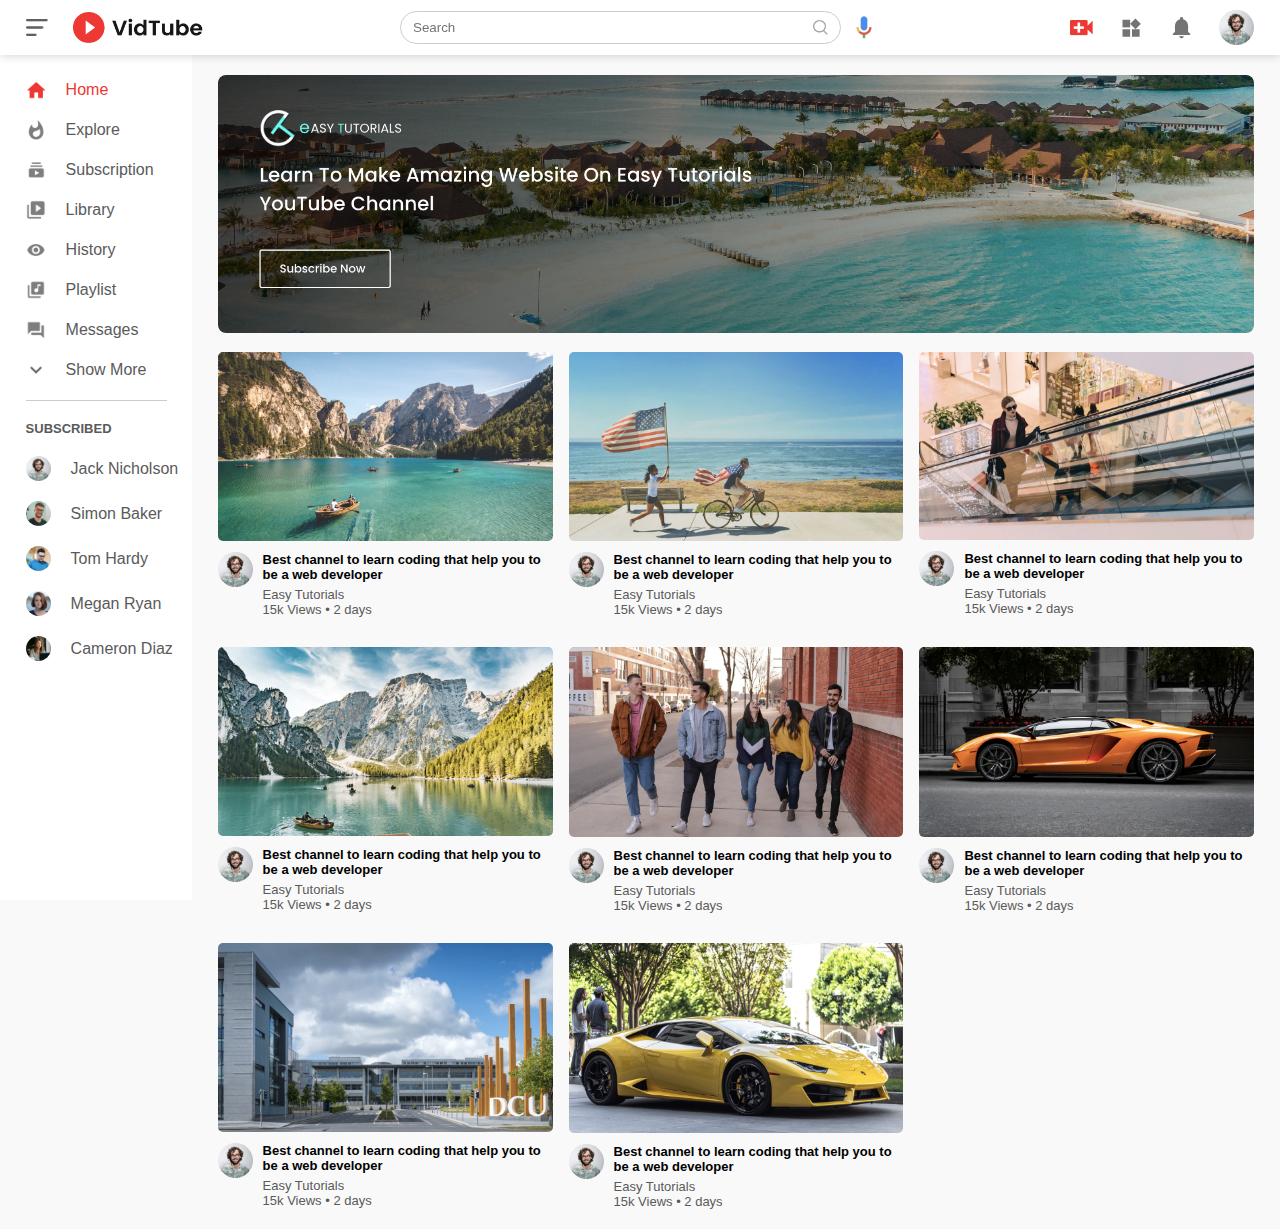
<file: index.html>
<!DOCTYPE html>
<html lang="en">
<head>
    <meta charset="UTF-8">
    <meta name="viewport" content="width=device-width, initial-scale=1.0">
    <title>YouTube</title>
    <link rel="stylesheet" href="style.css">
</head>
<body>
    <nav class="flex-div">
        <div class="nav-left flex-div">
            <img src="yimgs/images/menu.png" alt="" class="menu-icon">
            <img src="yimgs/images/logo.png" alt="" class="logo">
        </div>
        <div class="nav-middle flex-div">
            <div class="search-box flex-div">
                <input type="text" placeholder="Search">
                <img src="yimgs/images/search.png" alt="">
            </div>
            <img src="yimgs/images/voice-search.png" alt="" class="mic-iocn">
        </div>
        <div class="nav-right flex-div">
            <img src="yimgs/images/upload.png" alt="">
            <img src="yimgs/images/more.png" alt="">
            <img src="yimgs/images/notification.png" alt="">
            <img src="yimgs/images/Jack.png" alt="" class="user-icon">
        </div>
    </nav>
       
    <!---------------sidebar---------------->

    <div class="sidebar">
        <div class="shortcut-links">
            <a href=""><img src="yimgs/images/home.png" alt=""><p>Home</p></a>
            <a href=""><img src="yimgs/images/explore.png" alt=""><p>Explore</p></a>
            <a href=""><img src="yimgs/images/subscriprion.png" alt=""><p>Subscription</p></a>
            <a href=""><img src="yimgs/images/library.png" alt=""><p>Library</p></a>
            <a href=""><img src="yimgs/images/history.png" alt=""><p>History</p></a>
            <a href=""><img src="yimgs/images/playlist.png" alt=""><p>Playlist</p></a>
            <a href=""><img src="yimgs/images/messages.png" alt=""><p>Messages</p></a>
            <a href=""><img src="yimgs/images/show-more.png" alt=""><p>Show More</p></a>
            <hr>
        </div>

        <div class="subscribed-list">
             <h3>SUBSCRIBED</h3>
             <a href=""><img src="yimgs/images/Jack.png" alt=""><p>Jack Nicholson</p></a>
             <a href=""><img src="yimgs/images/simon.png" alt=""><p>Simon Baker</p></a>
             <a href=""><img src="yimgs/images/tom.png" alt=""><p>Tom Hardy</p></a>
             <a href=""><img src="yimgs/images/megan.png" alt=""><p>Megan Ryan</p></a>
             <a href=""><img src="yimgs/images/cameron.png" alt=""><p>Cameron Diaz</p></a>
        </div>
    </div>

    <!-- ------------------main--------------- -->

    <div class="container">
        <div class="banner">
            <img src="yimgs/images/banner.png" alt="">
        </div>
        <div class="list-container">
            <div class="vid-list">
                <a href="play-video.html"><img src="yimgs/images/thumbnail1.png" alt="" class="thumbnail"></a>
                <div class="flex-div">
                    <img src="yimgs/images/Jack.png" alt="">
                    <div class="vid-info">
                        <a href="play-video.html">Best channel to learn coding that help you to be a web developer</a>
                        <p>Easy Tutorials</p>
                        <p>15k Views &bull; 2 days</p>
                    </div>
                </div>
            </div>
            <div class="vid-list">
                <img src="yimgs/images/thumbnail2.png" alt="" class="thumbnail">
                <div class="flex-div">
                    <img src="yimgs/images/Jack.png" alt="">
                    <div class="vid-info">
                        <a href="">Best channel to learn coding that help you to be a web developer</a>
                        <p>Easy Tutorials</p>
                        <p>15k Views &bull; 2 days</p>
                    </div>
                </div>
            </div>
            <div class="vid-list">
                <img src="yimgs/images/thumbnail3.png" alt="" class="thumbnail">
                <div class="flex-div">
                    <img src="yimgs/images/Jack.png" alt="">
                    <div class="vid-info">
                        <a href="">Best channel to learn coding that help you to be a web developer</a>
                        <p>Easy Tutorials</p>
                        <p>15k Views &bull; 2 days</p>
                    </div>
                </div>
            </div>
            <div class="vid-list">
                <img src="yimgs/images/thumbnail4.png" alt="" class="thumbnail">
                <div class="flex-div">
                    <img src="yimgs/images/Jack.png" alt="">
                    <div class="vid-info">
                        <a href="">Best channel to learn coding that help you to be a web developer</a>
                        <p>Easy Tutorials</p>
                        <p>15k Views &bull; 2 days</p>
                    </div>
                </div>
            </div>
            <div class="vid-list">
                <img src="yimgs/images/thumbnail5.png" alt="" class="thumbnail">
                <div class="flex-div">
                    <img src="yimgs/images/Jack.png" alt="">
                    <div class="vid-info">
                        <a href="">Best channel to learn coding that help you to be a web developer</a>
                        <p>Easy Tutorials</p>
                        <p>15k Views &bull; 2 days</p>
                    </div>
                </div>
            </div>
            <div class="vid-list">
                <img src="yimgs/images/thumbnail6.png" alt="" class="thumbnail">
                <div class="flex-div">
                    <img src="yimgs/images/Jack.png" alt="">
                    <div class="vid-info">
                        <a href="">Best channel to learn coding that help you to be a web developer</a>
                        <p>Easy Tutorials</p>
                        <p>15k Views &bull; 2 days</p>
                    </div>
                </div>
            </div>
            <div class="vid-list">
                <img src="yimgs/images/thumbnail7.png" alt="" class="thumbnail">
                <div class="flex-div">
                    <img src="yimgs/images/Jack.png" alt="">
                    <div class="vid-info">
                        <a href="">Best channel to learn coding that help you to be a web developer</a>
                        <p>Easy Tutorials</p>
                        <p>15k Views &bull; 2 days</p>
                    </div>
                </div>
            </div>
            <div class="vid-list">
                <img src="yimgs/images/thumbnail8.png" alt="" class="thumbnail">
                <div class="flex-div">
                    <img src="yimgs/images/Jack.png" alt="">
                    <div class="vid-info">
                        <a href="">Best channel to learn coding that help you to be a web developer</a>
                        <p>Easy Tutorials</p>
                        <p>15k Views &bull; 2 days</p>
                    </div>
                </div>
            </div>

        </div>
    </div>

  <script src="script.js"></script>

</body>
</html>
</file>
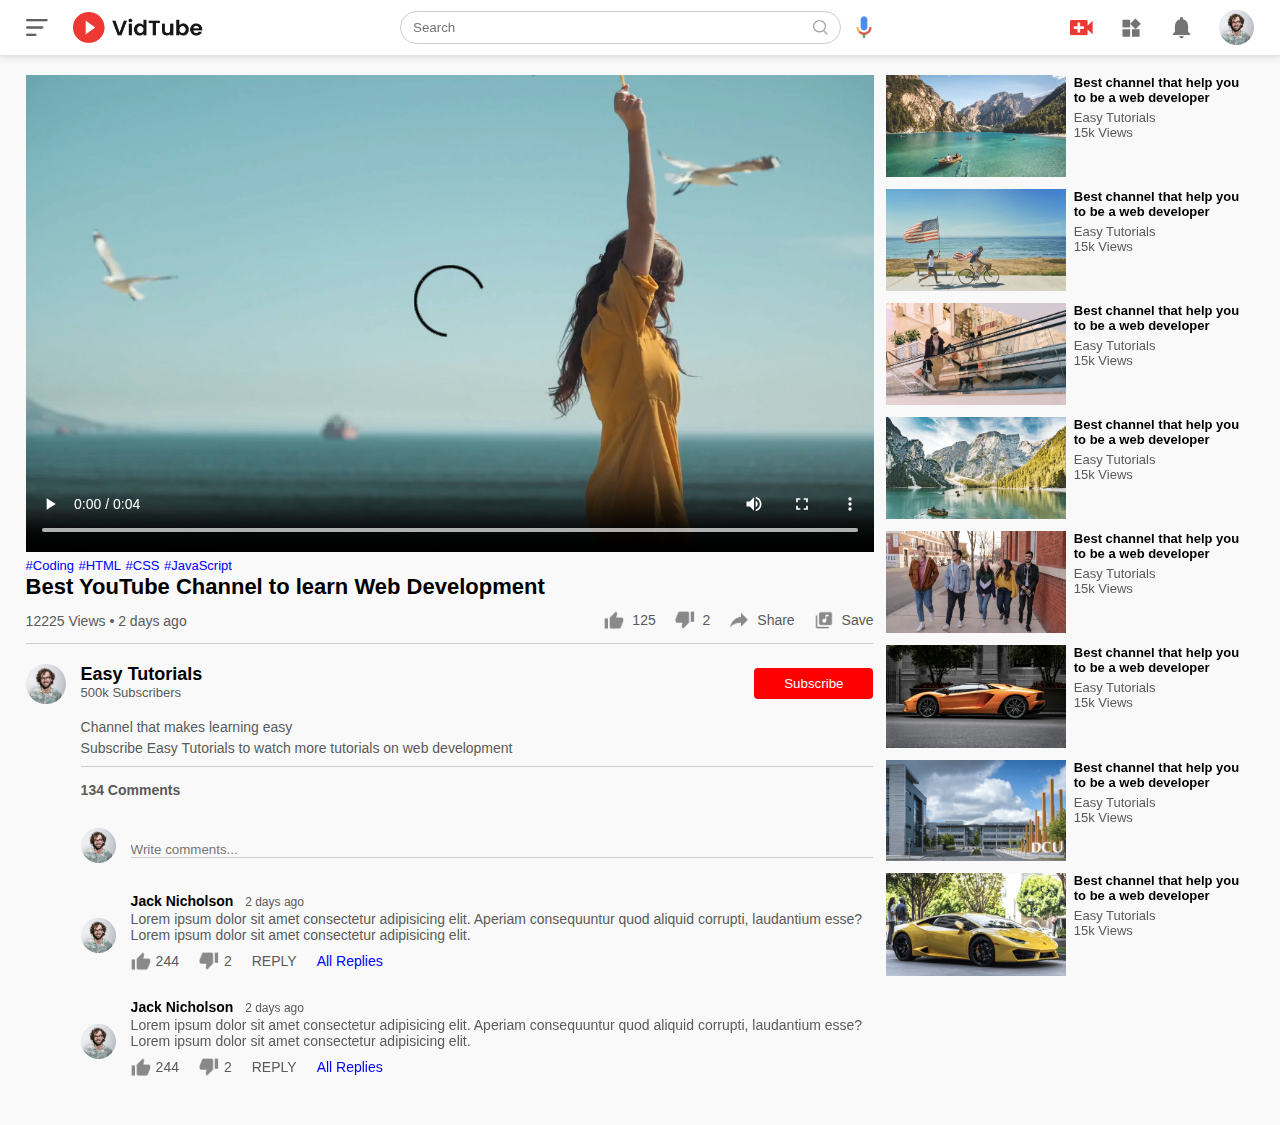
<file: play-video.html>
<!DOCTYPE html>
<html lang="en">
<head>
    <meta charset="UTF-8">
    <meta name="viewport" content="width=device-width, initial-scale=1.0">
    <title>Play-Video</title>
    <link rel="stylesheet" href="style.css">
</head>
<body>
    <nav class="flex-div">
        <div class="nav-left flex-div">
            <img src="yimgs/images/menu.png" alt="" class="menu-icon">
            <img src="yimgs/images/logo.png" alt="" class="logo">
        </div>
        <div class="nav-middle flex-div">
            <div class="search-box flex-div">
                <input type="text" placeholder="Search">
                <img src="yimgs/images/search.png" alt="">
            </div>
            <img src="yimgs/images/voice-search.png" alt="" class="mic-iocn">
        </div>
        <div class="nav-right flex-div">
            <img src="yimgs/images/upload.png" alt="">
            <img src="yimgs/images/more.png" alt="">
            <img src="yimgs/images/notification.png" alt="">
            <img src="yimgs/images/Jack.png" alt="" class="user-icon">
        </div>
    </nav>

    <div class="container play-container">
        <div class="row">
            <div class="play-video">
                <video controls autoplay>
                    <source src="yimgs/images/video.mp4" type="video/mp4">
                </video>
                      <div class="tags">
                        <a href="">#Coding</a>
                        <a href="">#HTML</a>
                        <a href="">#CSS</a>
                        <a href="">#JavaScript</a>
                      </div>
                      <h3>Best YouTube Channel to learn Web Development</h3>
                      <div class="play-video-info">
                        <p>12225 Views &bull; 2 days ago</p>
                        <div>
                            <a href=""><img src="yimgs/images/like.png" alt="">125</a>
                            <a href=""><img src="yimgs/images/dislike.png" alt="">2</a>
                            <a href=""><img src="yimgs/images/share.png" alt="">Share</a>
                            <a href=""><img src="yimgs/images/save.png" alt="">Save</a>
                        </div>
                      </div>
                      <hr>
                      <div class="publisher">
                        <img src="yimgs/images/Jack.png" alt="">
                      <div>
                        <p>Easy Tutorials</p>
                        <span>500k Subscribers</span>
                      </div>
                      <button type="button">Subscribe</button>
                    </div>
                    <div class="vid-description">
                        <p>Channel that makes learning easy</p>
                        <p>Subscribe Easy Tutorials to watch more tutorials on web development</p>
                        <hr>
                        <h4>134 Comments</h4>
                        <div class="add-comment">
                            <img src="yimgs/images/Jack.png" alt="">
                            <input type="text" placeholder="Write comments...">
                        </div>
                        <div class="old-comment">
                            <img src="yimgs/images/Jack.png" alt="">
                        
                        <div>
                            <h3>Jack Nicholson <span>2 days ago</span></h3>
                            <p>Lorem ipsum dolor sit amet consectetur adipisicing elit. Aperiam consequuntur quod aliquid corrupti, laudantium esse?Lorem ipsum dolor sit amet consectetur adipisicing elit.</p>
                            <div class="cmt-action">
                                <img src="yimgs/images/like.png" alt="">
                                <span>244</span>
                                <img src="yimgs/images/dislike.png" alt="">
                                <span>2</span>
                                <span>REPLY</span>
                                <a href="">All Replies</a>
                            </div>
                        </div>
                        </div>
                        <div class="old-comment">
                            <img src="yimgs/images/Jack.png" alt="">
                        
                        <div>
                            <h3>Jack Nicholson <span>2 days ago</span></h3>
                            <p>Lorem ipsum dolor sit amet consectetur adipisicing elit. Aperiam consequuntur quod aliquid corrupti, laudantium esse?Lorem ipsum dolor sit amet consectetur adipisicing elit.</p>
                            <div class="cmt-action">
                                <img src="yimgs/images/like.png" alt="">
                                <span>244</span>
                                <img src="yimgs/images/dislike.png" alt="">
                                <span>2</span>
                                <span>REPLY</span>
                                <a href="">All Replies</a>
                            </div>
                        </div>
                        </div>
                    </div>
            </div>


            <div class="right-sidebar">
                <div class="side-video-list">
                    <a href="" class="small-thumbnail"><img src="yimgs/images/thumbnail1.png" alt=""></a>
                    <div class="vid-info">
                        <a href="">Best channel that help you to be a web developer</a>
                        <p>Easy Tutorials</p>
                        <p>15k Views</p>
                    </div>
                </div>
                <div class="side-video-list">
                    <a href="" class="small-thumbnail"><img src="yimgs/images/thumbnail2.png" alt=""></a>
                    <div class="vid-info">
                        <a href="">Best channel that help you to be a web developer</a>
                        <p>Easy Tutorials</p>
                        <p>15k Views</p>
                    </div>
                </div>
                <div class="side-video-list">
                    <a href="" class="small-thumbnail"><img src="yimgs/images/thumbnail3.png" alt=""></a>
                    <div class="vid-info">
                        <a href="">Best channel that help you to be a web developer</a>
                        <p>Easy Tutorials</p>
                        <p>15k Views</p>
                    </div>
                </div>
                <div class="side-video-list">
                    <a href="" class="small-thumbnail"><img src="yimgs/images/thumbnail4.png" alt=""></a>
                    <div class="vid-info">
                        <a href="">Best channel that help you to be a web developer</a>
                        <p>Easy Tutorials</p>
                        <p>15k Views</p>
                    </div>
                </div>
                <div class="side-video-list">
                    <a href="" class="small-thumbnail"><img src="yimgs/images/thumbnail5.png" alt=""></a>
                    <div class="vid-info">
                        <a href="">Best channel that help you to be a web developer</a>
                        <p>Easy Tutorials</p>
                        <p>15k Views</p>
                    </div>
                </div>
                <div class="side-video-list">
                    <a href="" class="small-thumbnail"><img src="yimgs/images/thumbnail6.png" alt=""></a>
                    <div class="vid-info">
                        <a href="">Best channel that help you to be a web developer</a>
                        <p>Easy Tutorials</p>
                        <p>15k Views</p>
                    </div>
                </div>
                <div class="side-video-list">
                    <a href="" class="small-thumbnail"><img src="yimgs/images/thumbnail7.png" alt=""></a>
                    <div class="vid-info">
                        <a href="">Best channel that help you to be a web developer</a>
                        <p>Easy Tutorials</p>
                        <p>15k Views</p>
                    </div>
                </div>
                <div class="side-video-list">
                    <a href="" class="small-thumbnail"><img src="yimgs/images/thumbnail8.png" alt=""></a>
                    <div class="vid-info">
                        <a href="">Best channel that help you to be a web developer</a>
                        <p>Easy Tutorials</p>
                        <p>15k Views</p>
                    </div>
                </div>
            </div>
        </div>
    </div>



</body>
</html>
</file>
<file: style.css>
*{
    margin: 0;
    padding: 0;
    font-family: 'poppins', sans-serif;
    box-sizing: border-box;
}

a{
    text-decoration: none;
    color: #5a5a5a;
}

img{
    cursor: pointer;
}

.flex-div{
    display: flex;
    align-items: center;
}

nav{
    padding: 10px 2%;
    justify-content: space-between;
    box-shadow: 0 0 10px rgba(0, 0, 0, 0.2);
    position: sticky;
    background:#fff;
    top: 0;
    z-index: 10;
}

.nav-right img{
    width: 25px;
    margin-right: 25px;
}

.nav-right .user-icon{
    width: 35px;
    border-radius: 50%;
    margin-right: 0;
}

.nav-left .menu-icon{
    width: 22px;
    margin-right: 25px;
}

.nav-left .logo{
    width: 130px;
}

.nav-middle .mic-iocn{
    width: 16px;
}

.nav-middle .search-box{
    border: 1px solid #ccc;
    margin-right: 15px;
    padding: 8px 12px;
    border-radius: 25px;
}

.nav-middle .search-box input{
    width: 400px;
    border: 0;
    outline: 0;
    background: transparent;
}

.nav-middle .search-box img{
    width: 15px;
}

/* -------------sidebar-------------- */

.sidebar{
    background: #fff;
    width: 15%;
    height: 100vh;
    position: fixed;
    top: 0;
    padding-left: 2%;
    padding-top: 80px;
}

.shortcut-links a img{
    width: 20px;
    margin-right: 20px;
}

.shortcut-links a{
    display: flex;
    align-items: center;
    margin-bottom: 20px;
    width: fit-content;
    flex-wrap: wrap;
}

.shortcut-links a:first-child{
    color: #ed3833;
}

.sidebar hr{
    border: 0;
    height: 1px;
    width: 85%;
    background: #ccc;
}

.subscribed-list h3{
    font-size: 13px;
    margin: 20px 0;
    color: #5a5a5a;
}

.subscribed-list a{
    display: flex;
    align-items: center;
    margin-bottom: 20px;
    width: fit-content;
    flex-wrap: wrap;
}

.subscribed-list a img{
    width: 25px;
    border-radius: 50%;
    margin-right: 20px;
}

.small-sidebar{
    width: 5%;
}

.small-sidebar a p{
    display: none;
}

.small-sidebar h3{
    display: none;
}

.small-sidebar hr{
    width: 50%;
    margin-bottom: 25px;
}

/* ------------------main------------- */

.container{
    background: #f9f9f9;
    padding-left: 17%;
    padding-right: 2%;
    padding-top: 20px;
    padding-bottom: 20px;
}

.large-container{
    padding-left: 7%;
}

.banner{
    width: 100%;
}

.banner img{
    width: 100%;
    border-radius: 8px;
}

.list-container{
    display: grid;
    grid-template-columns: repeat(auto-fit, minmax(250px, 1fr));
    grid-column-gap: 16px;
    grid-row-gap: 30px;
    margin-top: 15px;
}

.vid-list .thumbnail{
    width: 100%;
    border-radius: 5px;
}

.vid-list .flex-div{
    align-items: flex-start;
    margin-top: 7px;
}

.vid-list .flex-div img{
    width: 35px;
    margin-right: 10px;
    border-radius: 50%;
}

.vid-info{
    color: #5a5a5a;
    font-size: 13px;
}

.vid-info a{
    color: #000;
    font-weight: 600;
    display: block;
    margin-bottom: 5px;
}

@media (max-width:900px){
    .menu-icon{
        display: none;
    }
    .sidebar{
        display: none;
    }
    .container, .large-container{
        padding: 0 5%;
    }
    .nav-right img{
        display: none;
    }
    .nav-right .user-icon{
        display: block;
        width: 30px;
    }
    .nav-middle .search-box input{
        width: 100px;
    }
    .nav-middle .mic-iocn{
        display: none;
    }
    .logo{
        width: 90px;
    }
}

/* ------------play video page--------------- */

.play-container{
    padding-left: 2%;
}

.row{
    display: flex;
    justify-content: space-between;
    flex-wrap: wrap;
}

.play-video{
    flex-basis: 69%;
}

.right-sidebar{
    flex-basis: 30%;
}

.play-video video{
    width: 100%;
}

.side-video-list{
    display: flex;
    justify-content: space-between;
    margin-bottom: 8px;
}

.side-video-list img{
    width: 100%;
}

.side-video-list .small-thumbnail{
    flex-basis: 49%;
}

.side-video-list .vid-info{
    flex-basis: 49%;
}

.play-video .tags a{
    color: #0000ff;
    font-size: 13px;    
}

.play-video h3{
    font-weight: 600;
    font-size: 22px;
}

.play-video .play-video-info{
    display: flex;
    align-items: center;
    justify-content: space-between;
    flex-wrap: wrap;
    margin-top: 10px;
    font-size: 14px;
    color: #5a5a5a;
}

.play-video .play-video-info a img{
    width: 20px;
    margin-right: 8px;
}

.play-video .play-video-info a{
    display: inline-flex;
    align-items: center;
    margin-left: 15px;
}

.play-video hr{
    border: 0;
    height: 1px;
    background: #ccc;
    margin: 10px 0;
}

.publisher{
    display: flex;
    align-items: center;
    margin-top: 20px;
}

.publisher div{
    flex: 1;
    line-height: 18px;
}

.publisher img{
    width: 40px;
    border-radius: 50%;
    margin-right: 15px;
}

.publisher div p{
    color: #000;
    font-weight: 600;
    font-size: 18px;
}

.publisher div span{
    font-size: 13px;
    color: #5a5a5a;
}

.publisher button{
    background: red;
    color: #fff;
    padding: 8px 30px;
    border: 0;
    outline: 0;
    border-radius: 4px;
    cursor: pointer;
}

.vid-description{
    padding-left: 55px;
    margin: 15px 0;
}

.vid-description p{
    font-size: 14px;
    margin-bottom: 5px;
    color: #5a5a5a;
}

.vid-description h4{
    font-size: 14px;
    color: #5a5a5a;
    margin-top: 15px;
}

.add-comment{
    display: flex;
    align-items: center;
    margin: 30px 0;
}

.add-comment img{
    width: 35px;
    border-radius: 50%;
    margin-right: 15px;
}

.add-comment input{
    border: 0;
    outline: 0;
    border-bottom: 1px solid #ccc;
    width: 100%;
    padding-top: 10px;
    background: transparent;
}

.old-comment{
    display: flex;
    align-items: center;
    margin: 20px 0;
}

.old-comment img{
    width: 35px;
    border-radius: 50%;
    margin-right: 15px;
}

.old-comment h3{
    font-size: 14px;
    margin-bottom: 2px;
}

.old-comment h3 span{
    font-size: 12px;
    color: #5a5a5a;
    font-weight: 500;
    margin-left: 8px;
}

.old-comment .cmt-action{
    display: flex;
    align-items: center;
    margin: 8px 0;
    font-size: 14px;
}

.old-comment .cmt-action img{
    border-radius: 0;
    width: 20px;
    margin-right: 5px;
}

.old-comment .cmt-action span{
    margin-right: 20px;
    color: #5a5a5a;
}

.old-comment .cmt-action a{
    color: #0000ff;
}

@media(max-width:900px){
    .play-video{
        flex-basis: 100%;
    }
    .right-sidebar{
        flex-basis: 100%;
    }
    .play-container{
        padding-left: 5%;
    }
    .vid-description{
        padding-left: 0;
    }
    .play-video .play-video-info a{
        margin-left: 0;
        margin-right: 15px;
        margin-top: 15px;
    }

}
</file>
